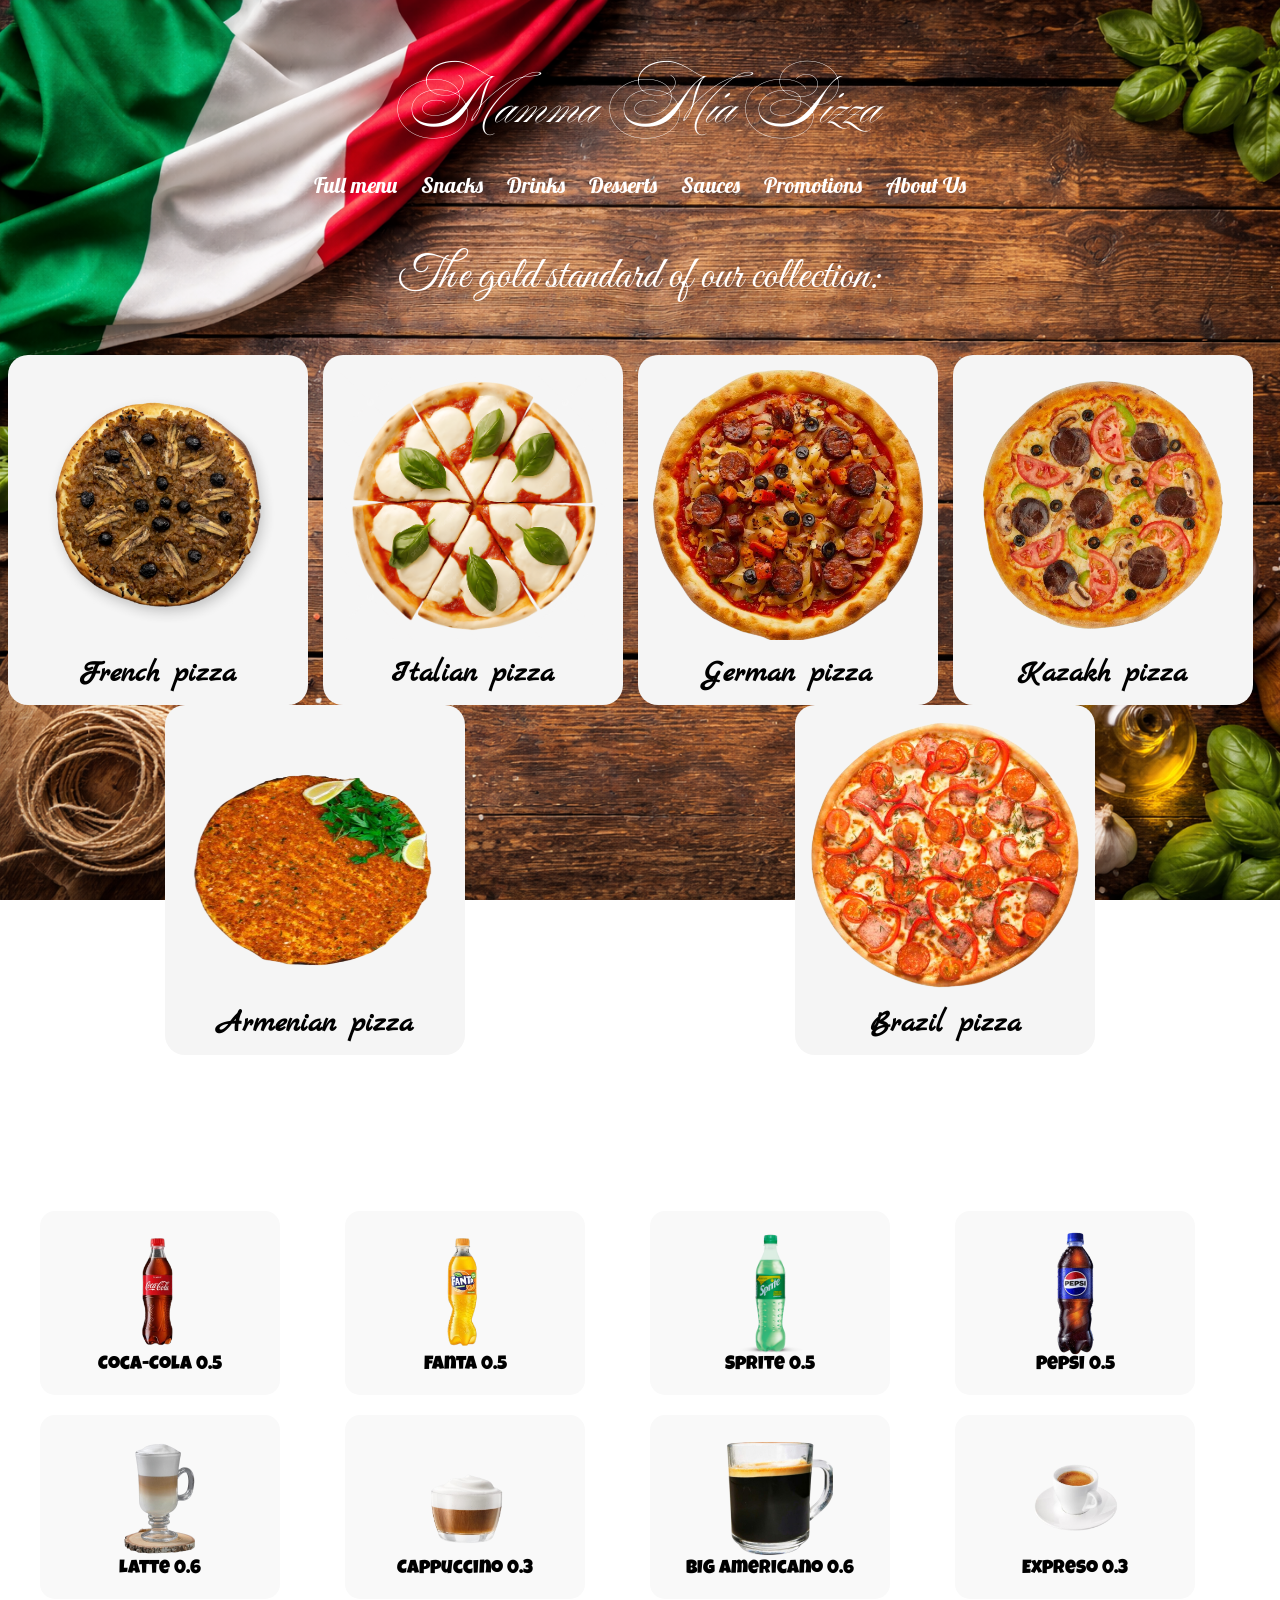
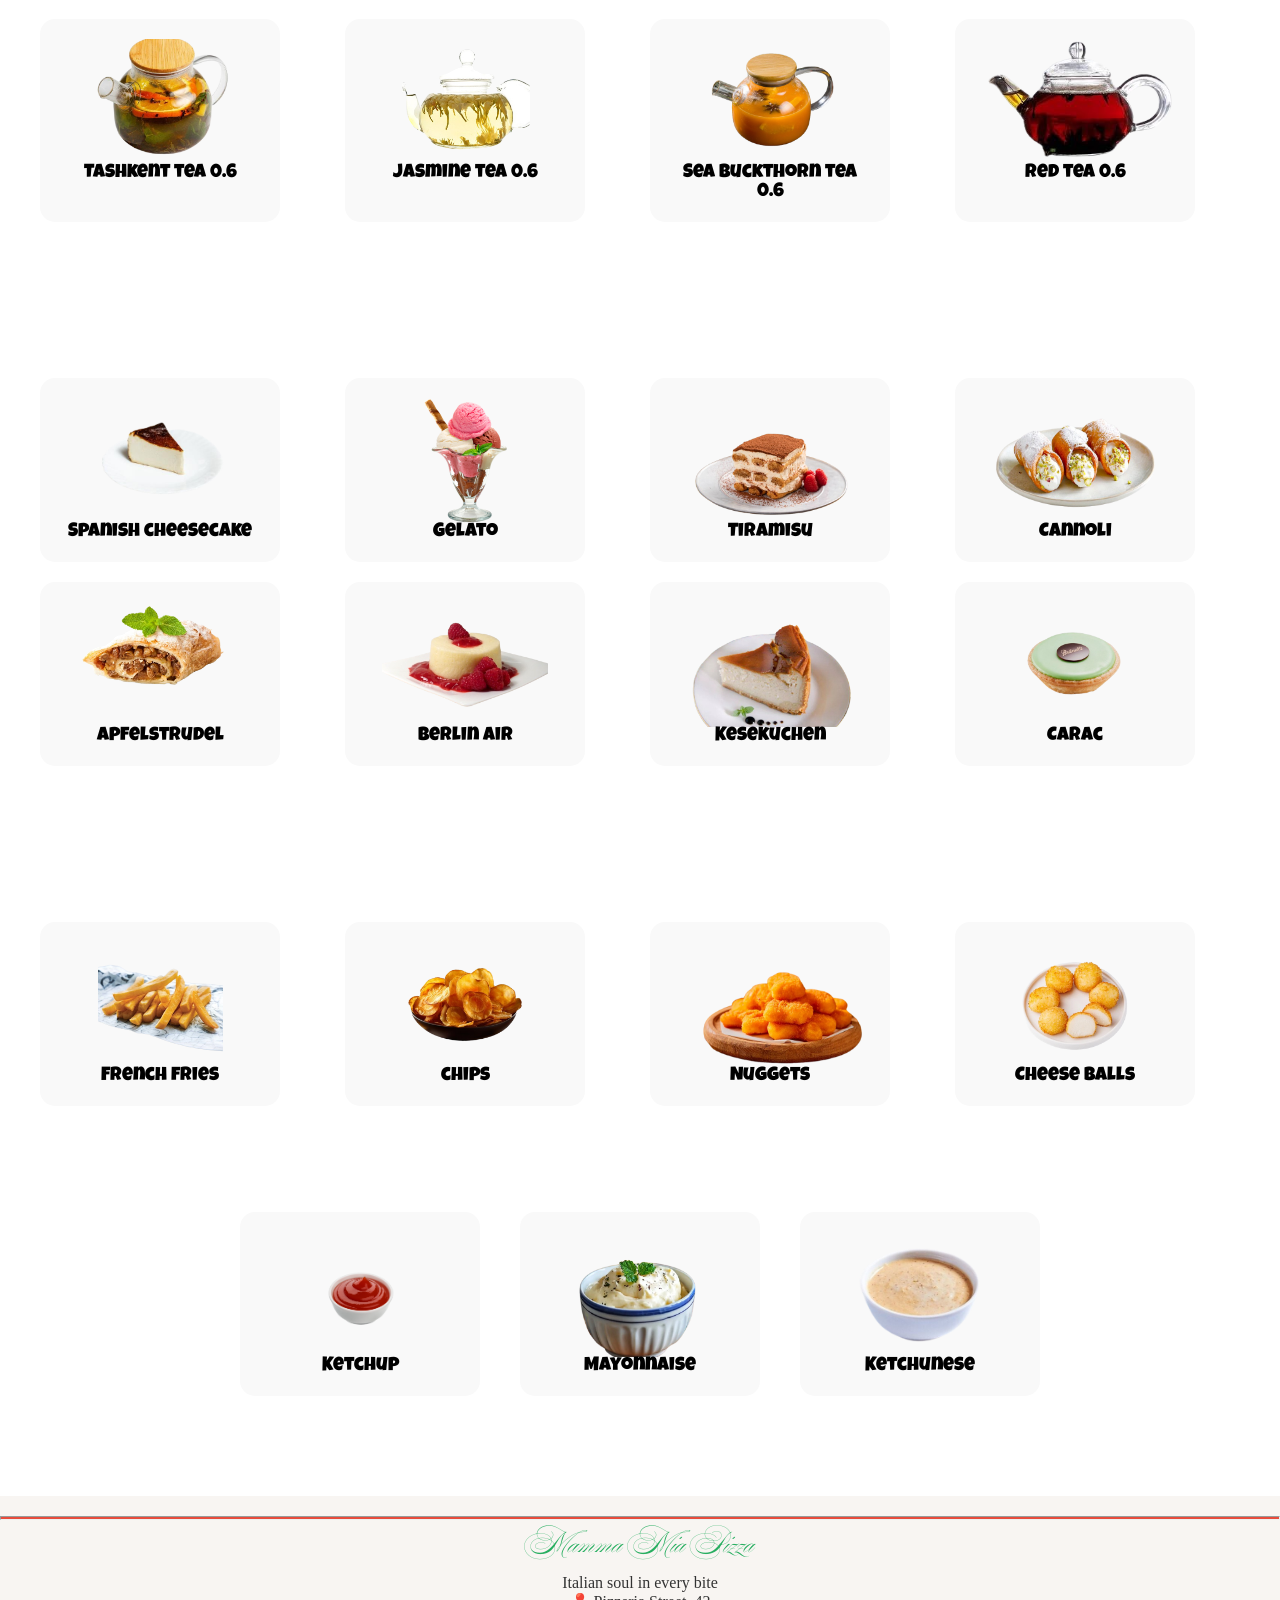
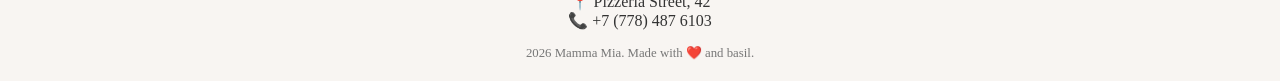
<file: index/index.html>
<!DOCTYPE html>
<html lang="en">
<head>
    <meta charset="UTF-8">
    <meta name="viewport" content="width=device-width, initial-scale=1.0">
    <title>Mamma Mia Pizza</title>
    <link rel="stylesheet" href="/css/style.css">
</head>
<body>
    <header>
        <h1 class="Mamma_Mia_Pizza">Mamma Mia Pizza</h1>
        <div class="link-all">
            <a href="/index/full_menu.html">Full menu</a>
            <a href="#snacks_cards">Snacks</a>
            <a href="#drinks_cards">Drinks</a>
            <a href="#desserts_cards">Desserts</a>
            <a href="#souces_cards">Sauces</a>
            <a href="/index/flip.html">Promotions</a>
            <a href="/index/Aboutus.html">About Us</a>
        </div>
    </header>
    <main>
         <h1 class="Gold">The gold standard of our collection:</h1>
         <div id="pizza_cards">
            <div class="pizza_card">
                <img src="/img/французская пицца.webp" alt="">
                <h3>French pizza</h3>
            </div>
            <div class="pizza_card">
                <img src="/img/пицца италия.png" alt="">
                <h3>Italian pizza</h3>
            </div>
            <div class="pizza_card">
                <img src="/img/немецкая_пицца___вид_сверху___юез_заднего_фона_2-removebg-preview.png" alt="">
                <h3>German pizza</h3>
            </div>
            <div class="pizza_card">
                <img src="/img/казах-removebg-preview.png" alt="">
                <h3>Kazakh pizza</h3>
            </div>
            <div class="pizza_card">
                <img src="/img/Дизайн_без_названия__1_-removebg-preview.png" alt="" class="armenian">
                <h3>Armenian pizza</h3>
            </div>
            <div class="pizza_card">
                <img src="/img/Picca-Braziliya-removebg-preview.png" alt="">
                <h3>Brazil pizza</h3>
            </div>
         </div>
         <div id="drinks_cards">
            <h1>Drinks:</h1>
           <div class="drink_contant">
             <div class="drink_card">
                <img src="/img/rjkf_yflt.cm-removebg-preview.png" alt="">
                <h3>Coca-Cola 0.5</h3>
            </div>

            <div class="drink_card">
                <img src="/img/фанта_надеюсь-removebg-preview.png" alt="" class="fanta">
                <h3>Fanta 0.5</h3>
            </div>

            <div class="drink_card">
                <img src="/img/спрайт.png" alt="">
                <h3>Sprite 0.5</h3>
            </div>

            <div class="drink_card">
                <img src="/img/пепси-removebg-preview.png" alt="">
                <h3>Pepsi 0.5</h3>
            </div>

            <div class="drink_card">
                <img src="/img/латте-removebg-preview.png" alt="" class="Latte">
                <h3>Latte 0.6</h3>
            </div>

            <div class="drink_card">
                <img src="/img/cappuccino_2000x1400px-removebg-preview.png" alt="">
                <h3>Cappuccino 0.3</h3>
            </div>

            <div class="drink_card">
                <img src="/img/америка___-removebg-preview.png" alt="">
                <h3>BIG Americano 0.6</h3>
            </div>
 
            <div class="drink_card">
                <img src="/img/експресо_синьере-removebg-preview.png" alt="">
                <h3>Expreso 0.3</h3>
            </div>

            <div class="drink_card">
                <img src="/img/ташкент-removebg-preview.png" alt="">
                <h3>Tashkent tea 0.6</h3>
            </div> 

            <div class="drink_card">
                <img src="/img/жасминовый-removebg-preview.png" alt="">
                <h3>Jasmine tea 0.6</h3>
            </div>
                        <div class="drink_card">
                <img src="/img/облепиха-removebg-preview.png" alt="">
                <h3>Sea buckthorn tea 0.6</h3>
            </div>

            <div class="drink_card">
                <img src="/img/крассный_чай-removebg-preview.png" alt="">
                <h3>Red tea 0.6</h3>
            </div>
           </div>          
         </div>

         <div id="desserts_cards">
            <h1>Desserts:</h1>
            <div class="desserts_contant">
                <div class="dessert_card">
                    <img src="/img/испан_чизкейк-removebg-preview.png" alt="">
                    <h3>Spanish cheesecake</h3>
                </div>

                <div class="dessert_card">
                    <img src="/img/джелато.png" alt="">
                    <h3>Gelato</h3>
                </div>

                <div class="dessert_card">
                    <img src="/img/тирамису-removebg-preview.png" alt="">
                    <h3>Tiramisu</h3>
                </div>

                <div class="dessert_card">
                    <img src="/img/коноли-removebg-preview.png" alt="">
                    <h3>Cannoli</h3>
                </div>

                <div class="dessert_card">
                    <img src="/img/апфельшт_немецкий-removebg-preview.png" alt="">
                    <h3>Apfelstrudel</h3>
                </div>

                <div class="dessert_card">
                    <img src="/img/берлинский_воздух-removebg-preview.png" alt="">
                    <h3>Berlin air</h3>
                </div>

                <div class="dessert_card">
                    <img src="/img/kezekuhen8-removebg-preview.png" alt="">
                    <h3>Kesekuchen</h3>
                </div>

                <div class="dessert_card">
                    <img src="/img/карак-removebg-preview.png" alt="">
                    <h3>Carac</h3>
                </div>
            </div>
         </div>

         <div id="snacks_cards">
            <h1>Snacks:</h1>
            <div class="snacks_contant">
                <div class="snack_card">
                    <img src="/img/картошка_фрии-removebg-preview.png" alt="">
                    <h3>French fries</h3>
                </div>
                <div class="snack_card">
                    <img src="/img/чипсы-removebg-preview.png" alt="">
                    <h3>chips</h3>
                </div>
                <div class="snack_card">
                    <img src="/img/нагетсыыыыыы-removebg-preview.png" alt="">
                    <h3>Nuggets</h3>
                </div>
                <div class="snack_card">
                    <img src="/img/чс-removebg-preview.png" alt="">
                    <h3>Cheese balls</h3>
                </div>
            </div>
         </div>

         <div id="souces_cards">
            <h1>Souces:</h1>
            <div class="souces_contant">
                <div class="souce_card">
                    <img src="/img/ketchup-vesovoj.png" alt="">
                    <h3>Ketchup</h3>
                </div>
                <div class="souce_card">
                    <img src="/img/майонез_ббббббб-removebg-preview.png" alt="">
                    <h3>Mayonnaise</h3>
                </div>
                <div class="souce_card">
                    <img src="/img/кетчунез-removebg-preview.png" alt="">
                    <h3>Ketchunese</h3>
                </div>
            </div>
         </div>
    </main>
        <footer class="pizza-footer">
    <hr class="footer-line">
    <div class="footer-container">
        <div class="footer-brand">
            <h2>Mamma Mia Pizza</h2>
            <p>Italian soul in every bite</p>
        </div>
        
        <div class="footer-info">
            <p>📍 Pizzeria Street, 42</p>
            <p>📞 +7 (778) 487 6103</p>
        </div>

        <div class="footer-copy">
            <p>2026 Mamma Mia. Made with ❤️ and basil.</p>
        </div>
    </div>
   </footer>
</body>
</html>






























    <script>
            document.querySelectorAll('.link-all a').forEach(link => {
        link.onclick = function(e) {
            const targetId = this.getAttribute('href');
            if (targetId.startsWith('#')) {
                e.preventDefault();
                document.querySelector(targetId).scrollIntoView({ behavior: 'smooth' });
            }
        };
    });

    const allCards = document.querySelectorAll('[class$="_card"]');
    
    allCards.forEach(card => {
        card.onclick = function() {
            allCards.forEach(c => c.style.border = "none");
            this.style.border = "2px solid black";
            this.style.borderRadius = "10px";
        };
    });
    </script>
</file>
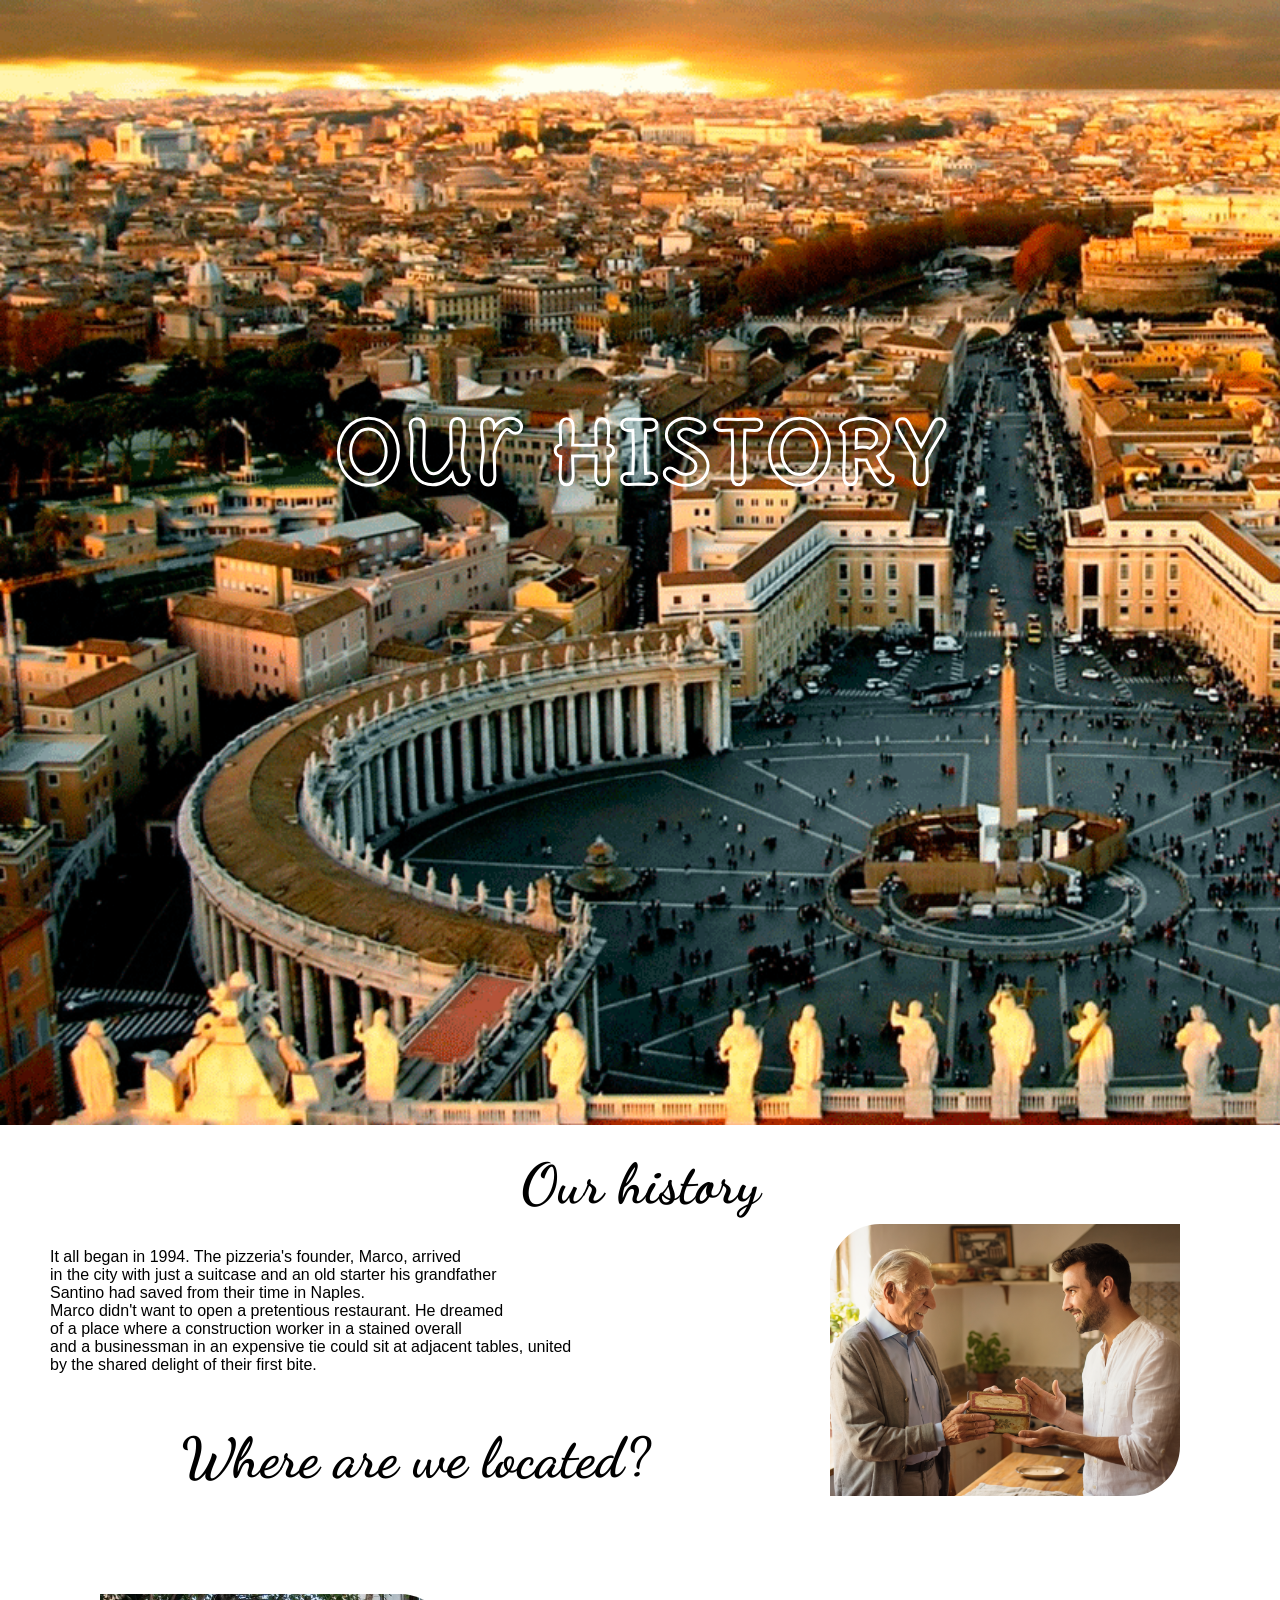
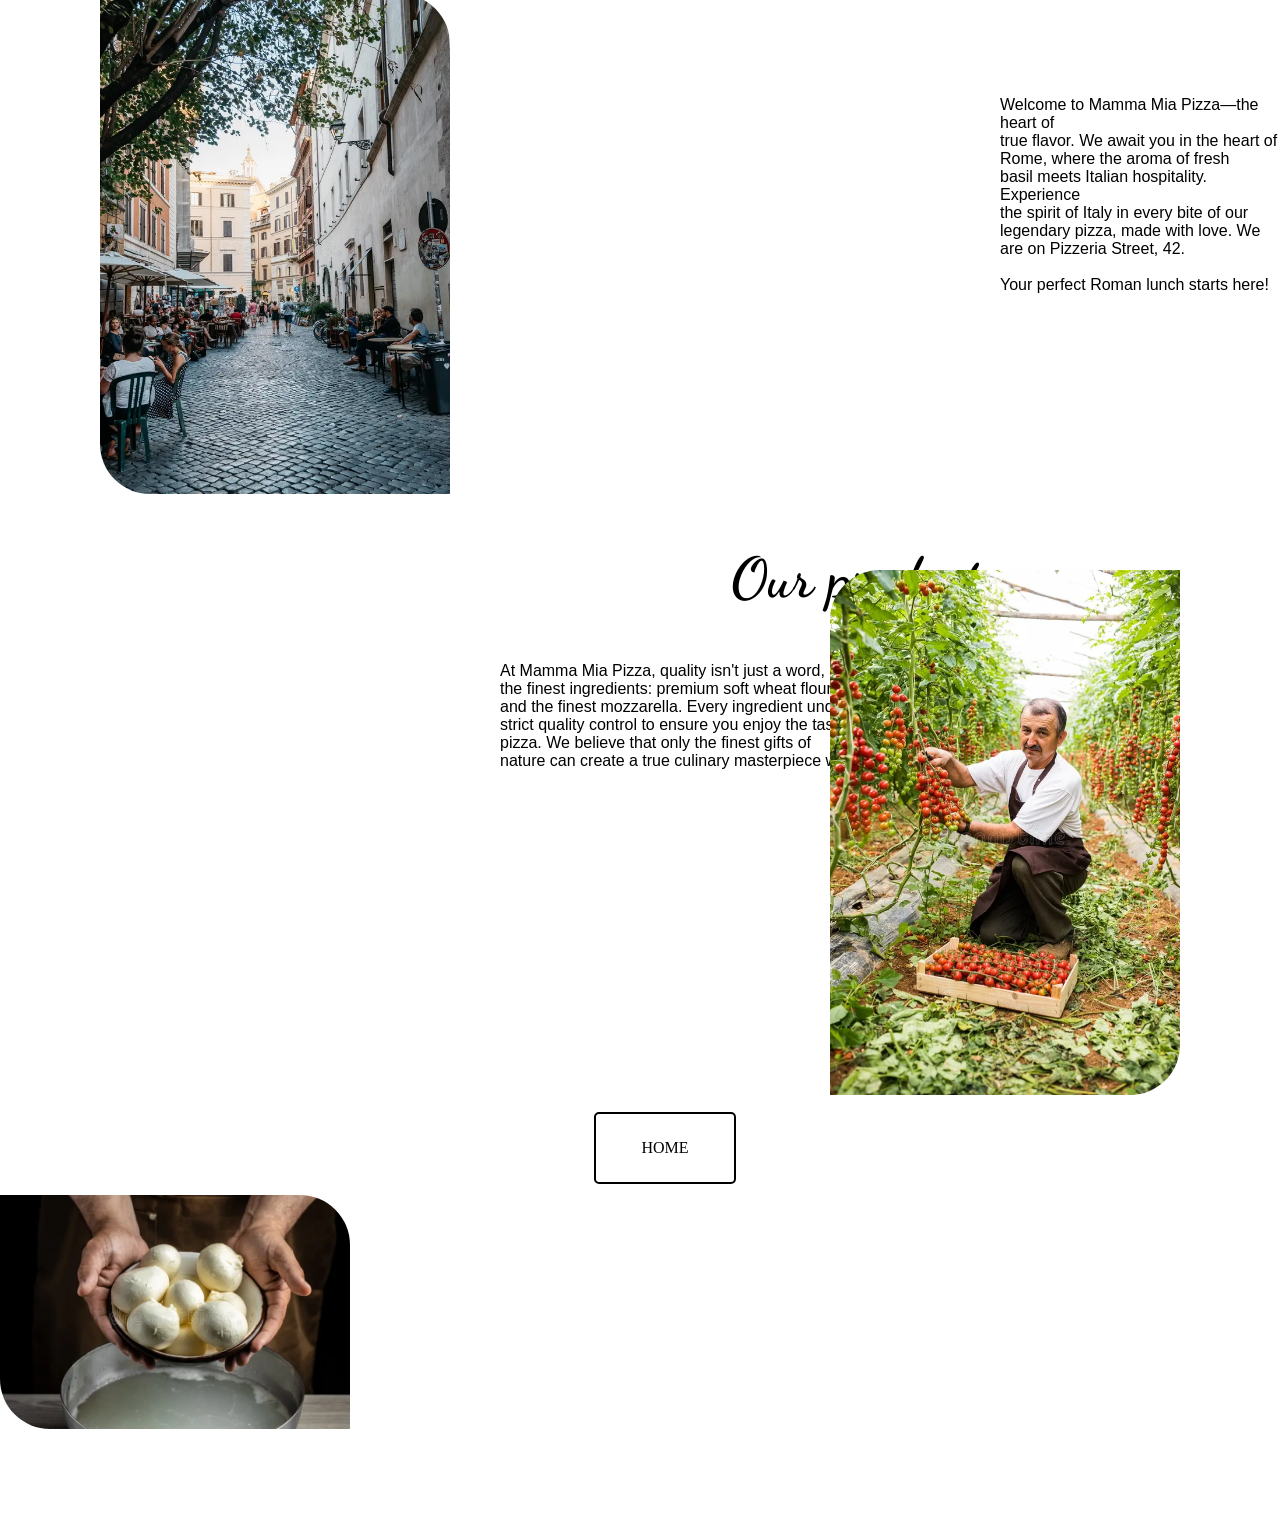
<file: index/Aboutus.html>
<!DOCTYPE html>
<html lang="en">
<head>
    <meta charset="UTF-8">
    <meta name="viewport" content="width=device-width, initial-scale=1.0">
    <title>About us</title>
    <link rel="stylesheet" href="/css/aboutus.css">
</head>
<body>
    <h1 class="our_history_h1">Our HISTORY</h1>
    <div class="history">
        <h1>Our history</h1>
        <p>It all began in 1994. The pizzeria's founder, Marco, arrived <br>in the city with just a suitcase and an old starter his 
            grandfather<br> Santino had saved from their time in Naples.<br>
Marco didn't want to open a pretentious restaurant. He dreamed <br>of a place where a construction worker in a stained overall <br>and a businessman in an expensive tie could sit at adjacent 
tables, united<br> by the shared delight of their first bite.</p>
<img src="/img/Firefly_СГЕНЕРИРУЙ очень реалистичное фото на котором дедушка Сантино передает старинную заку 877130.png" alt="">
    </div>
    <div class="where">
                <h1>Where are we located?</h1>
        <p>Welcome to Mamma Mia Pizza—the heart of <br>true flavor. We await you in the heart of Rome, where the aroma of fresh <br> basil meets Italian hospitality. Experience 
<br>the spirit of Italy in every bite of our legendary pizza, made with love. We are on Pizzeria Street, 42.<br><br> Your perfect Roman lunch starts here!</p>
        <img src="/img/Улица РИМ.webp" alt="">
    </div>
    <div class="products">
        <h1>Our products</h1>
        <p>At Mamma Mia Pizza, quality isn't just a word, it's our philosophy. We use only <br>
            the finest ingredients: premium soft wheat flour, juicy tomatoes ripened in the Italian sun, <br>and the finest mozzarella.
Every ingredient undergoes <br>strict quality control to ensure you enjoy the taste of authentic Roman <br>
 pizza. We believe that only the finest gifts of <br>nature can create a true culinary masterpiece worthy
  of your table.
</p>
    </div>
    <img src="/img/Помидоры.webp" alt="" class="products_img1_p">
    <img src="/img/Моццарелла.webp" alt="" class="products_img2_m">
    <div class="go_at_home">
        <a href="/index/index.html">HOME</a>
    </div>
</body>
</html>
</file>
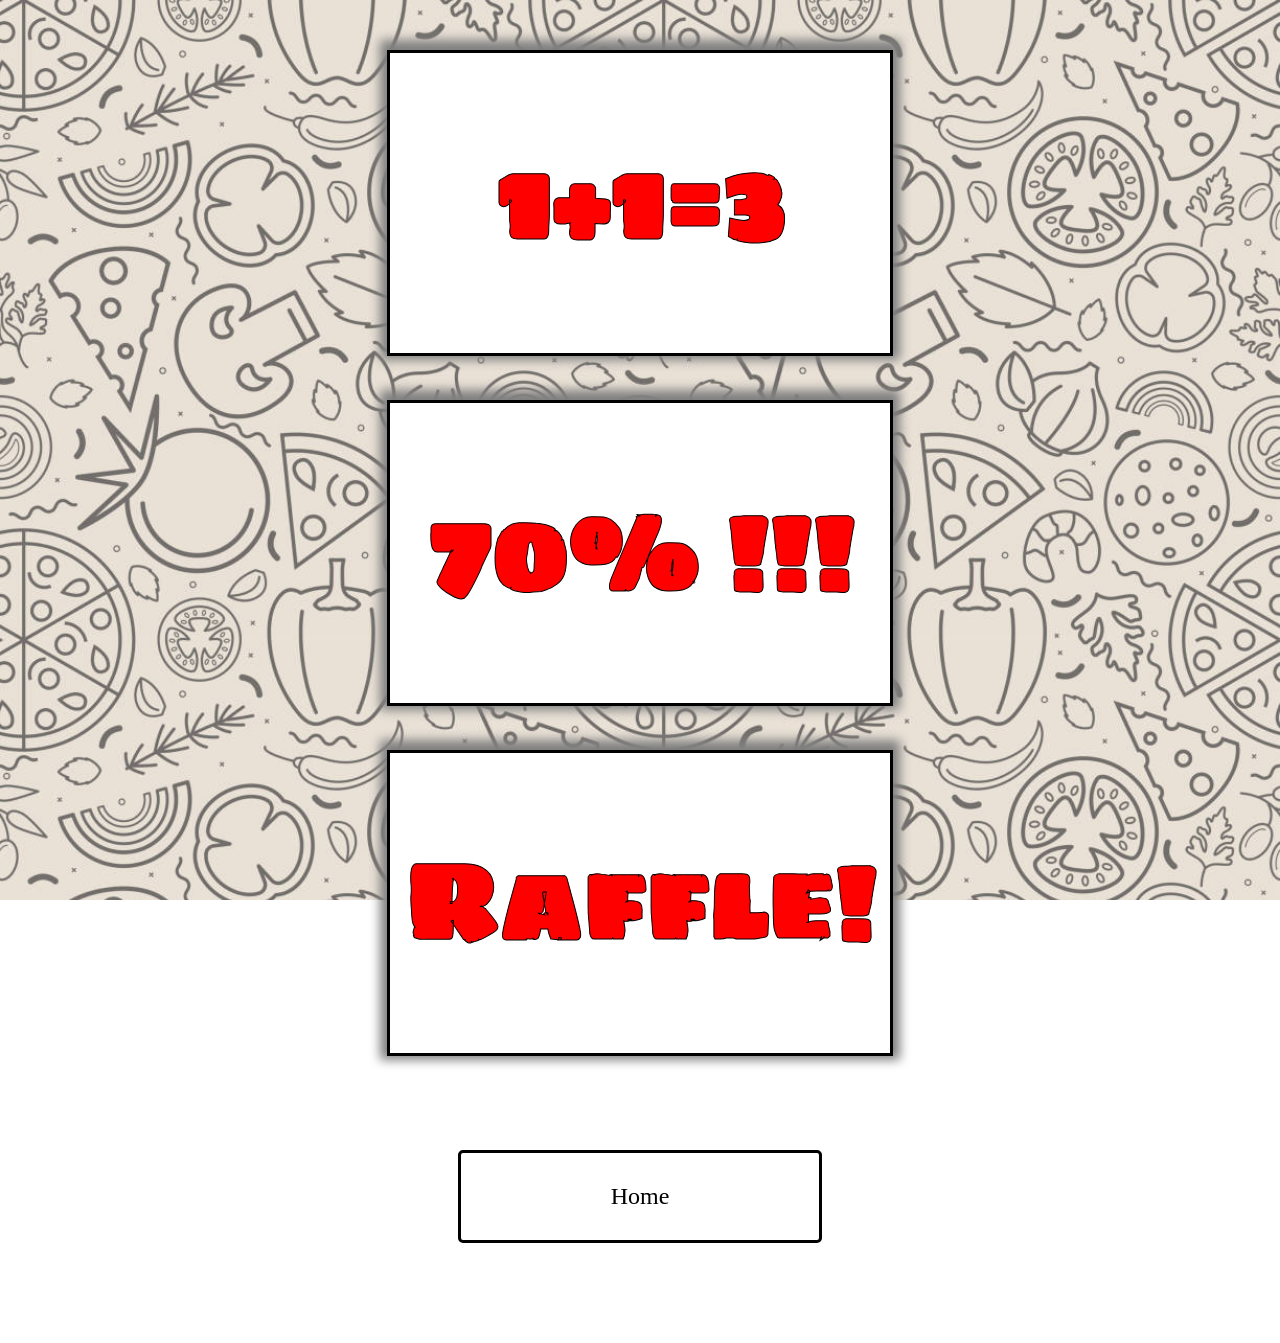
<file: index/flip.html>
<!DOCTYPE html>
<html lang="en">
<head>
    <meta charset="UTF-8">
    <meta name="viewport" content="width=device-width, initial-scale=1.0">
    <title>Promotions</title>
    <link rel="stylesheet" href="/css/flip.css">
</head>
<body>
        <div class="box">
      <div class="box-inner">
        <div class="box-front">
          <h2>1+1=3</h2>
        </div>
        <div class="box-back">
          <h2>What is it?</h2>
          <p>Buy more, pay less! Order any two pizzas and get a third free.
<br>
 The perfect excuse to gather
 <br> 
 friends and have a feast. This promotion applies
 <br>
  to the entire menu. Get your free
  <br> 
 pizza now!</p>
 <a href="/index/full_menu.html">Want to!</a>
        </div>
      </div>
    </div>

            <div class="box">
      <div class="box-inner">
        <div class="box-front">
          <h2>70%   !!!</h2>
        </div>
        <div class="box-back">
          <h2>What is it?</h2>
          <p>Special offer!!! One pizza is 30% off! A great reason to 
            <br>
            visit us for real pizza! The promotion runs until first march .</p>
 <a href="/index/full_menu.html">Want to!</a>
        </div>
      </div>
    </div>



                <div class="box">
      <div class="box-inner">
        <div class="box-front">
          <h2>Raffle!</h2>
        </div>
        <div class="box-back">
          <h2>What is it?</h2>
          <p>A $1000 raffle!!!  Buy a few pizzas worth $50 and you will become a participant
            <br>
             in this raffle. Who knows, maybe you will win money.
             <br>
             A great reason to go out for pizza!</p>
 <a href="/index/full_menu.html">Want to!</a>
        </div>
      </div>
    </div>
    
    <div class="end">
      <a href="/index/index.html">Home</a>
    </div>
</body>
</html>
</file>
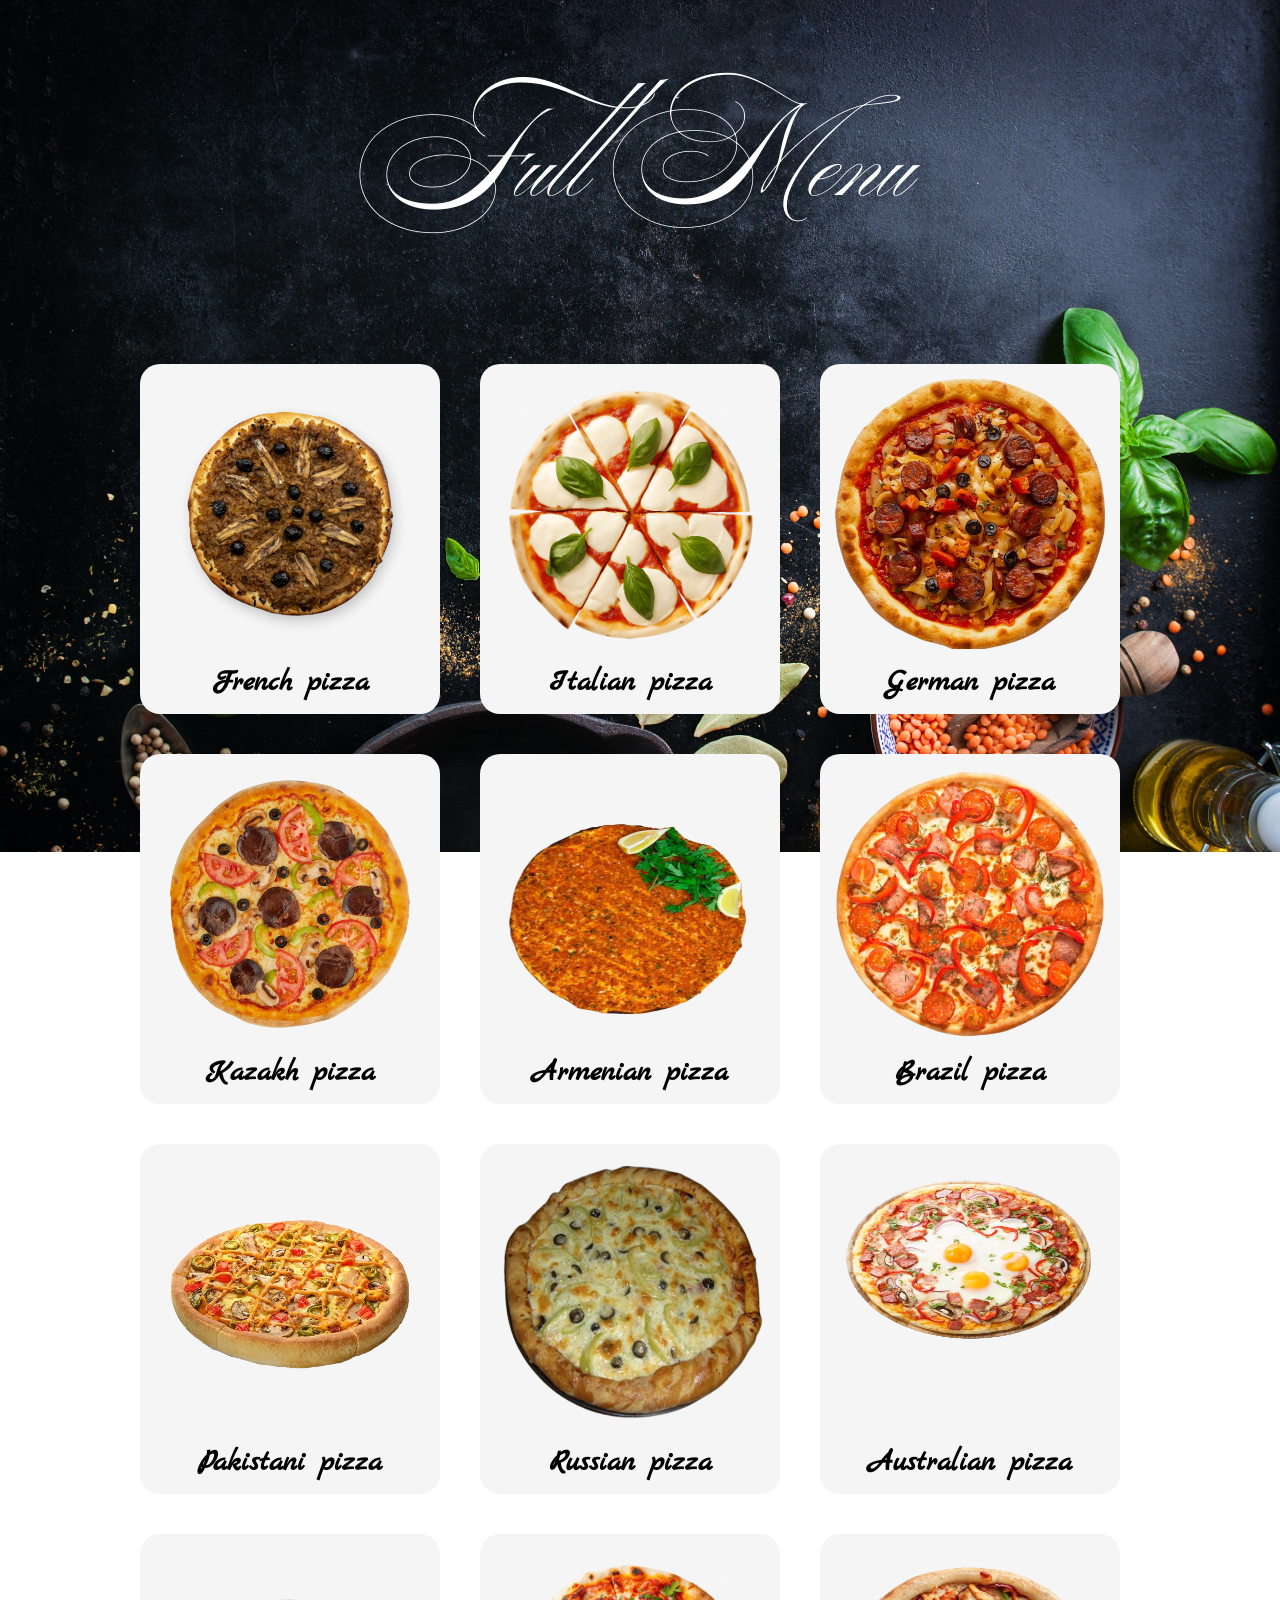
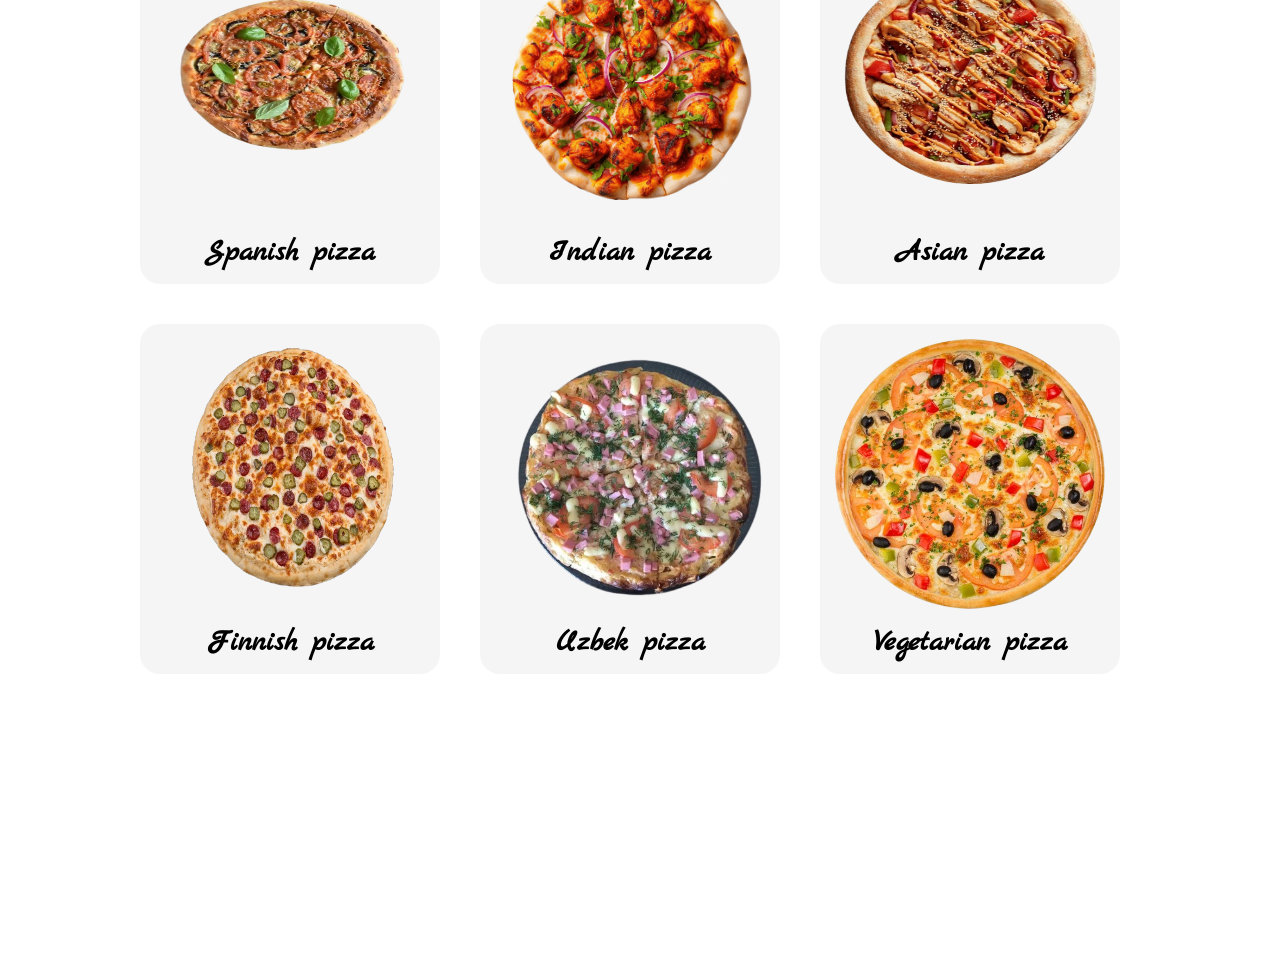
<file: index/full_menu.html>
<!DOCTYPE html>
<html lang="en">
<head>
    <meta charset="UTF-8">
    <meta name="viewport" content="width=device-width, initial-scale=1.0">
    <title>Full Menu</title>
    <link rel="stylesheet" href="/css/fullmenu.css">
</head>
<body>
    <div class="full_menu_h1">
        <h1>Full Menu
        </h1>
    </div>
    <div class="full_menu">
        <div class="pizza_card">
            <img src="/img/французская пицца.webp" alt="">
            <h3>French pizza</h3>
        </div>
        <div class="pizza_card">
            <img src="/img/пицца италия.png" alt="">
            <h3>Italian pizza</h3>
        </div>
        <div class="pizza_card">
            <img src="/img/немецкая_пицца___вид_сверху___юез_заднего_фона_2-removebg-preview.png" alt="">
            <h3>German pizza</h3>
        </div>
        <div class="pizza_card">
            <img src="/img/казах-removebg-preview.png" alt="">
            <h3>Kazakh pizza</h3>
        </div>
        <div class="pizza_card">
            <img src="/img/Дизайн_без_названия__1_-removebg-preview.png" alt="" class="armenian">
            <h3>Armenian pizza</h3>
        </div>
        <div class="pizza_card">
            <img src="/img/Picca-Braziliya-removebg-preview.png" alt="">
            <h3>Brazil pizza</h3>
        </div>
        <div class="pizza_card">
            <img src="/img/пакистан.webp" alt="">
            <h3>Pakistani pizza</h3>
        </div>
        <div class="pizza_card">
            <img src="/img/русская-removebg-preview.png" alt="">
            <h3>Russian pizza</h3>
        </div>
        <div class="pizza_card">
            <img src="/img/австралия-removebg-preview.png" alt="">
            <h3>Australian pizza</h3>
        </div>
        <div class="pizza_card">
            <img src="/img/испания-removebg-preview.png" alt="" class="spain">
            <h3>Spanish pizza</h3>
        </div>
        <div class="pizza_card">
            <img src="/img/bylbf.png" alt="">
            <h3>Indian pizza</h3>
        </div>
        <div class="pizza_card">
            <img src="/img/asia-removebg-preview.png" alt="" class="asia">
            <h3>Asian pizza</h3>
        </div>
        <div class="pizza_card">
            <img src="/img/финляндия-removebg-preview.png" alt="">
            <h3>Finnish pizza</h3>
        </div>
        <div class="pizza_card">
            <img src="/img/узбек-removebg-preview.png" alt="">
            <h3>Uzbek pizza</h3>
        </div>
        <div class="pizza_card">
            <img src="/img/Веган-removebg-preview.png" alt="">
            <h3>Vegetarian pizza</h3>
        </div>
    </div>

    <div class="full_menu_button_home">
        <a href="/index/index.html">Home</a>
    </div>
</body>
</html>
</file>
<file: css/style.css>
@import url('https://fonts.googleapis.com/css2?family=Ballet:opsz@16..72&family=Playwrite+CU+Guides&display=swap');
@import url('https://fonts.googleapis.com/css2?family=Ballet:opsz@16..72&family=Lobster&family=Pinyon+Script&family=Playwrite+CU+Guides&display=swap');
@import url('https://fonts.googleapis.com/css2?family=Ballet:opsz@16..72&family=Great+Vibes&family=Lobster&family=Pinyon+Script&family=Playwrite+CU+Guides&display=swap');
@import url('https://fonts.googleapis.com/css2?family=Ballet:opsz@16..72&family=Great+Vibes&family=Lobster&family=Marck+Script&family=Pinyon+Script&family=Playwrite+CU+Guides&display=swap');
@import url('https://fonts.googleapis.com/css2?family=Ballet:opsz@16..72&family=Great+Vibes&family=Lobster&family=Luckiest+Guy&family=Marck+Script&family=Pinyon+Script&family=Playwrite+CU+Guides&display=swap');

* {
   padding: 0;
   margin: 0;
   box-sizing: 0;
   background-repeat:no-repeat;
}

body {
   background: url(/img/фон\ для\ пиццерии\ 2.png);
   background-repeat: no-repeat;
   background-size: cover;
   background-attachment: fixed
}

.Mamma_Mia_Pizza {
   font-family: 'Ballet',sans-serif ;
   text-align: center;
   font-size: 64px;
   color: white;
   margin-top: 50px;
}

.link-all {
    text-align: center;
}

.link {
   display: inline-block;
}

.link-all a{
   color: white;
   margin: 0 10px;
   font-size: 22px;
   text-decoration: none;
   font-family: 'Lobster' , sans-serif;
   transition: 400ms;
}

.link-all a:hover{
   font-size:25px ;
   text-decoration: underline;
}

.Gold {
   font-family:'Great Vibes' , sans-serif;
   color: white;
   font-weight: 100;
   text-align: center;
   margin-top: 50px;
   font-size: 45px;
   transition: 200ms;
}

.Gold a {
   display: inline-block;
}

.Gold:hover {
   color: goldenrod;
   cursor: pointer;
}

#pizza_cards {
  display: flex;
  flex-wrap: wrap;
  justify-content: center; 
  margin-right: 20px;
  margin-top: 50px;
}


.pizza_card {
   margin: 0 auto;
   background-color: whitesmoke;
   width: 300px;
   height: 350px;
   display: flex;
  flex-direction: column;
  align-items: center;
   max-width: 300px;  
   border-radius: 20px;
   transition: 400ms;
}
.pizza_card img {
   width:270px ;
   height: 270px;
   padding: 15px;                         
}
.pizza_card h3 {
    font-family: 'Marck Script' , sans-serif;
    font-size: 30px;
    text-align: center;
}
.pizza_card:hover {
     box-shadow: 2px 50px 50px 2px rgba(5, 0, 0, 0.2);
     transform: scale(1.1); 
     cursor: pointer;
     
}
.armenian {
   transform: rotate(90deg);
}

#drinks_cards h1{
   font-family:'Great Vibes' , sans-serif;
   color: white;
   font-weight: 100;
   text-align: center;
   margin-top: 50px;
   font-size: 45px;
}

.drink_card {
    width: 200px;
    padding: 20px;
    text-align: center;
    border-radius: 15px;
    transition:  300ms;
    background: #f9f9f9;
    flex: calc(25% - 10px)
}

.drink_card:hover {
    padding: 25px;
    box-shadow: 0 10px 20px rgba(0,0,0,0.1);
    cursor: pointer;
}

.drink_card img {
   height: auto;
   display: block;
   height: 125px; 
   max-width: 100%;
   margin-left: auto;
   margin-right: auto;
}

.drink_card h3 {
   font-family: 'Luckiest Guy' , sans-serif;
   font-weight: 100;
}

.drink_contant {
   display: grid;
    grid-template-columns: repeat(4, 1fr); 
    gap: 20px;
    max-width: 1200px;
    margin: 0 auto;
    margin-top: 50px ;
}





#desserts_cards h1{
   font-family:'Great Vibes' , sans-serif;
   color: white;
   font-weight: 100;
   text-align: center;
   margin-top: 50px;
   font-size: 45px;
}

.dessert_card {
    width: 200px;
    padding: 20px;
    text-align: center;
    border-radius: 15px;
    transition:  300ms;
    background: #f9f9f9;
    flex: calc(25% - 10px)
}

.dessert_card:hover {
    padding: 25px;
    box-shadow: 0 10px 20px rgba(0,0,0,0.1);
    cursor: pointer;
}

.dessert_card img {
   height: auto;
   display: block;
   height: 125px; 
   max-width: 100%;
   margin-left: auto;
   margin-right: auto;
}

.dessert_card h3 {
   font-family: 'Luckiest Guy' , sans-serif;
   font-weight: 100;
}

.desserts_contant {
   display: grid;
    grid-template-columns: repeat(4, 1fr); 
    gap: 20px;
    max-width: 1200px;
    margin: 0 auto;
    margin-top: 50px ;
}




#snacks_cards h1{
   font-family:'Great Vibes' , sans-serif;
   color: white;
   font-weight: 100;
   text-align: center;
   margin-top: 50px;
   font-size: 45px;
}

.snack_card {
    width: 200px;
    padding: 20px;
    text-align: center;
    border-radius: 15px;
    transition:  300ms;
    background: #f9f9f9;
    flex: calc(25% - 10px)
}

.snack_card:hover {
    padding: 25px;
    box-shadow: 0 10px 20px rgba(0,0,0,0.1);
    cursor: pointer;
}

.snack_card img {
   height: auto;
   display: block;
   height: 125px; 
   max-width: 100%;
   margin-left: auto;
   margin-right: auto;
}

.snack_card h3 {
   font-family: 'Luckiest Guy' , sans-serif;
   font-weight: 100;
}

.snacks_contant {
   display: grid;
    grid-template-columns: repeat(4, 1fr); 
    gap: 20px;
    max-width: 1200px;
    margin: 0 auto;
    margin-top: 50px ;
}




#souces_cards h1{
   font-family:'Great Vibes' , sans-serif;
   color: white;
   font-weight: 100;
   text-align: center;
   margin-top: 50px;
   font-size: 45px;
}

.souce_card {
    width: 200px;
    flex-shrink: 0; 
    padding: 20px;
    text-align: center;
    border-radius: 15px;
    transition:  300ms;
    background: #f9f9f9;
}

.souce_card:hover {
    padding: 25px;
    box-shadow: 0 10px 20px rgba(0,0,0,0.1);
    cursor: pointer;
}

.souce_card img {
   height: auto;
   display: block;
   height: 125px; 
   max-width: 100%;
   margin-left: auto;
   margin-right: auto;
}

.souce_card h3 {
   font-family: 'Luckiest Guy' , sans-serif;
   font-weight: 100;
}

.souces_contant {
   display: flex;
   justify-content: center; 
   gap: 40px;               
   flex-wrap: wrap;
   margin-bottom: 100px;
}



.pizza-footer {
    background-color: #f8f5f2; 
    color: #333;
    padding: 20px 0;
    text-align: center;
}

.footer-line {
    height: 2px;
    background: #e74c3c; 
}

.footer-brand h2 {
    color: #27ae60; 
    margin: 0;
   font-family: 'Ballet',sans-serif ;
   font-size: 28px;
}

.footer-copy {
    font-size: 0.8em;
    color: #777;
    margin-top: 15px;
}














@media (max-width: 480px) {
   main {
   display: flex;
   justify-content: center; 
   gap: 40px;               
   flex-wrap: wrap;
    }
    
    h1 {
        font-size: 1.5rem;
        text-align: center;
    }
}
</file>
<file: css/aboutus.css>
@import url('https://fonts.googleapis.com/css2?family=Ballet:opsz@16..72&family=Delius+Unicase:wght@400;700&family=Great+Vibes&family=Lobster&family=Luckiest+Guy&family=Marck+Script&family=Pinyon+Script&family=Playwrite+CU+Guides&display=swap');
 @import url('https://fonts.googleapis.com/css2?family=Ballet:opsz@16..72&family=Betania+Patmos&family=Delius+Unicase:wght@400;700&family=Gamja+Flower&family=Great+Vibes&family=Lobster&family=Luckiest+Guy&family=Marck+Script&family=Pinyon+Script&family=Playfair+Display:ital,wght@0,400..900;1,400..900&family=Playwrite+CU+Guides&display=swap');
@import url('https://fonts.googleapis.com/css2?family=Ballet:opsz@16..72&family=Betania+Patmos&family=Dancing+Script:wght@400..700&family=Delius+Unicase:wght@400;700&family=Gamja+Flower&family=Great+Vibes&family=Lobster&family=Luckiest+Guy&family=Marck+Script&family=Pinyon+Script&family=Playfair+Display:ital,wght@0,400..900;1,400..900&family=Playwrite+CU+Guides&display=swap');


 *{
   padding: 0;
   margin: 0;
   box-sizing: 0;
   background-repeat:no-repeat;
 }

 body {
  background: url(/img/вечный\ город.gif);
  background-repeat: no-repeat;
  background-size: 2000px;
 }

.our_history_h1 {
    color: transparent;
    -webkit-text-stroke: 3px white;
    margin: 0;
    display: flex;            
    justify-content: center;  
    align-items: center;
    min-height: 100vh; 
    font-size: 86px;
    font-family: 'Delius Unicase' , sans-serif;
    margin-bottom: 250px;
}

.history h1 {
    display: flex;
    justify-content: center;
    font-size: 56px;
    margin-bottom: 30px;
    font-family: 'Dancing Script' , sans-serif;
}

.history p {
    font-family: 'Betania Patmos' , sans-serif;
    margin-left: 50px;
    margin-bottom: 50px;
}
.history img{
    width: 350px;
    border-radius: 50px 0 50px 0;
    float: right;
    position: relative;
    top: -200px;
    margin-right: 100px; 
}

.where h1 {
    display: flex;
    justify-content: center;
    font-size: 56px;
    margin-bottom: 75px;
    font-family: 'Dancing Script' , sans-serif;
}

.where p {
    font-family: 'Betania Patmos' , sans-serif;
    margin-left: 1000px;
    margin-bottom: 50px;
}

.where img {
    width: 350px;
    height: 500px;
    border-radius: 0 50px 0 50px;
    float: left;
    position: relative;
    top: -350px;
    margin-left: 100px; 
}

.where {
    margin-bottom: 250px;
}

.products h1{
    display: flex;
    justify-content: center;
    font-size: 56px;
    font-family: 'Dancing Script' , sans-serif;
}

.products p {
    font-family: 'Betania Patmos' , sans-serif;
    float: left;
    margin-left: 50px;
    margin-top: 50px;
}

.products_img1_p {
    width: 350px;
    border-radius: 50px 0 50px 0;
    float: right;
    position: relative;
    top: -200px;
    margin-right: 100px; 
}

.products_img2_m {
    width: 350px;
    border-radius: 0 50px 0 50px;
    float: left;
    position: relative;
    margin-right: 700px;
    top: -100px;
}

.go_at_home {
    display: flex;
    justify-content: center;
    margin-top: 500px;
    margin-bottom: 100px;
    margin-left:250px;
    text-decoration: none;
}
.go_at_home a {
    border: 2px solid black;
    margin-left:250px;
    text-decoration: none;
    color: black;
    padding: 25px 45px;
    transition: 300ms;
    border-radius: 5px;
}

.go_at_home a:hover {
    padding: 30px 50px;
    text-decoration: underline;
}
</file>
<file: css/flip.css>
@import url('https://fonts.googleapis.com/css2?family=Ballet:opsz@16..72&family=Betania+Patmos&family=Dancing+Script:wght@400..700&family=Delius+Unicase:wght@400;700&family=Gamja+Flower&family=Great+Vibes&family=Lobster&family=Luckiest+Guy&family=Marck+Script&family=Pinyon+Script&family=Playfair+Display:ital,wght@0,400..900;1,400..900&family=Playwrite+CU+Guides&family=Sigmar+One&display=swap');
 @import url('https://fonts.googleapis.com/css2?family=Ballet:opsz@16..72&family=Betania+Patmos&family=Dancing+Script:wght@400..700&family=Delius+Unicase:wght@400;700&family=Gamja+Flower&family=Great+Vibes&family=Lobster&family=Luckiest+Guy&family=Marck+Script&family=New+Amsterdam&family=Pinyon+Script&family=Playfair+Display:ital,wght@0,400..900;1,400..900&family=Playwrite+CU+Guides&family=Sigmar+One&display=swap');
@import url('https://fonts.googleapis.com/css2?family=Ballet:opsz@16..72&family=Betania+Patmos&family=Dancing+Script:wght@400..700&family=Delius+Unicase:wght@400;700&family=Fascinate+Inline&family=Gamja+Flower&family=Great+Vibes&family=Kaushan+Script&family=Lobster&family=Luckiest+Guy&family=Marck+Script&family=New+Amsterdam&family=Pinyon+Script&family=Playfair+Display:ital,wght@0,400..900;1,400..900&family=Playwrite+CU+Guides&family=Sigmar+One&display=swap');


 * {
    padding: 0;
   margin: 0;
   box-sizing: 0;
   background-repeat:no-repeat;
 }

   body {
    background: url(/img/aaaaaaaaaaaaaaaaaaaaaaaaaaaaaaaaaaaaaaaaaa.jpg);
    background-attachment: fixed;
    background-repeat: repeat-x 2;
    background-size: 50%;
   }

      .box {
      background-color: transparent;
      width: 500px;
      height: 300px;
      perspective: 1000px;
      margin: 50px auto;
      }
      .box-inner {
      position: relative;
      width: 100%;
      height: 100%;
      text-align: center;
      transition: 700ms;
      transform-style: preserve-3d;
      box-shadow: 0px 0px 10px 10px rgb(128, 128, 128);
      display: flex;
      justify-content: center;
      }
      .box:hover .box-inner {
      transform: rotateY(180deg);
      box-shadow: 0px 0px 10px 10px rgb(128, 128, 128);
      }
      .box-front, .box-back {
      position: absolute;
      width: 100%;
      height: 100%;
      backface-visibility: hidden;
      }
      .box-front {
      background-color: #ffffff;
      color: #ff0000;
      font-size: 70px;
      font-family: 'Sigmar One' , sans-serif;
      font-weight: 100;
      display: flex;
      align-items: center;
      justify-content: center;
      border: 3px solid black;
      -webkit-text-stroke: 1px rgb(0, 0, 0);
      }
      .box-back {
      background-color: #000000;
      color: #eeeeee;
      transform: rotateY(180deg);
      border: 2px solid white;

      }
      .box-back h2 {
        font-size: 36px;
        font-family: 'New Amsterdam' , sans-serif;
        margin-top: 50px;
        margin-bottom: 5px;
      }

      .box-back p {
        font-size: 18px;
        font-family: 'New Amsterdam' , sans-serif;
        margin-bottom: 30px;
      }

      .box-back a{
        font-weight: 10;
        padding: 15px;
        text-decoration: none;
        color: white;
        border-radius: 10px;
        border: 1.5px solid white;
        font-family: 'Kaushan Script' , sans-serif;
        transition: 200ms;
      }

      .box-back a:hover {
         padding: 17px;
         font-size: 19px;
      }

      .end {
        display: flex;
        justify-content: center;
        margin-bottom: 100px;
        margin-top: 100px;
      }

      .end a {
        border: 3px solid rgb(0, 0, 0);
        color: rgb(0, 0, 0);
        padding: 30px 150px;
        transition: 300ms;
        border-radius: 5px;
        text-decoration: none;
        font-size: 24px;
      }

      .end a:hover {
        padding:40px 160px ;
        background-color: white;
        text-decoration: underline;
      }
</file>
<file: css/fullmenu.css>
@import url('https://fonts.googleapis.com/css2?family=Ballet:opsz@16..72&family=Playwrite+CU+Guides&display=swap');
@import url('https://fonts.googleapis.com/css2?family=Ballet:opsz@16..72&family=Lobster&family=Pinyon+Script&family=Playwrite+CU+Guides&display=swap');
@import url('https://fonts.googleapis.com/css2?family=Ballet:opsz@16..72&family=Great+Vibes&family=Lobster&family=Pinyon+Script&family=Playwrite+CU+Guides&display=swap');
@import url('https://fonts.googleapis.com/css2?family=Ballet:opsz@16..72&family=Great+Vibes&family=Lobster&family=Marck+Script&family=Pinyon+Script&family=Playwrite+CU+Guides&display=swap');
@import url('https://fonts.googleapis.com/css2?family=Ballet:opsz@16..72&family=Great+Vibes&family=Lobster&family=Luckiest+Guy&family=Marck+Script&family=Pinyon+Script&family=Playwrite+CU+Guides&display=swap');

 * {
   padding: 0;
   margin: 0;
   box-sizing: 0;
   background-repeat:no-repeat;
}

body {
   background: url(/img/Для\ фулл\ меню.jpg);
   background-repeat: no-repeat;
   background-size: 100%;
   background-attachment: fixed
}

.full_menu_h1 {
   font-family: 'Ballet',sans-serif ;
   text-align: center;
   font-size: 64px;
   color: rgb(255, 255, 255);
   margin-top: 50px;
}

.full_menu {
  display: flex;
  flex-wrap: wrap;
  justify-content: center; 
  margin-right: 20px;
  margin-top: 50px;
  margin-bottom: 100px;
}

.pizza_card {
   margin: 0 auto;
   background-color: whitesmoke;
   width: 300px;
   height: 350px;
   display: flex;
  flex-direction: column;
  align-items: center;
   max-width: 300px;  
   border-radius: 20px;
   transition: 400ms;
   margin: 20px;
}

.pizza_card img {
   width:270px ;
   height: 270px;
   padding: 15px;                         
}

.pizza_card h3 {
    font-family: 'Marck Script' , sans-serif;
    font-size: 30px;
    text-align: center;
}

.pizza_card:hover {
     box-shadow: 2px 50px 50px 2px rgba(5, 0, 0, 0.2);
     transform: scale(1.1); 
     cursor: pointer;    
}

.armenian {
   transform: rotate(90deg);
}

.asia {
    transform: rotate(90deg);
}

.spain {
    transform: rotate(90deg);
}

.full_menu_button_home a{
    border: 2px solid white;
    color: rgb(255, 255, 255);
    padding: 30px 150px;
    transition: 300ms;
    border-radius: 5px;
    text-decoration: none;
}

.full_menu_button_home {
    display: flex;
    justify-content: center;
    margin-bottom: 100px;
}

.full_menu_button_home a:hover {
    padding: 50px 170px;
    background-color: white;
    border: 2px solid black;
    color: black;
    text-decoration: underline;
    text-decoration-color: black;
}
</file>
